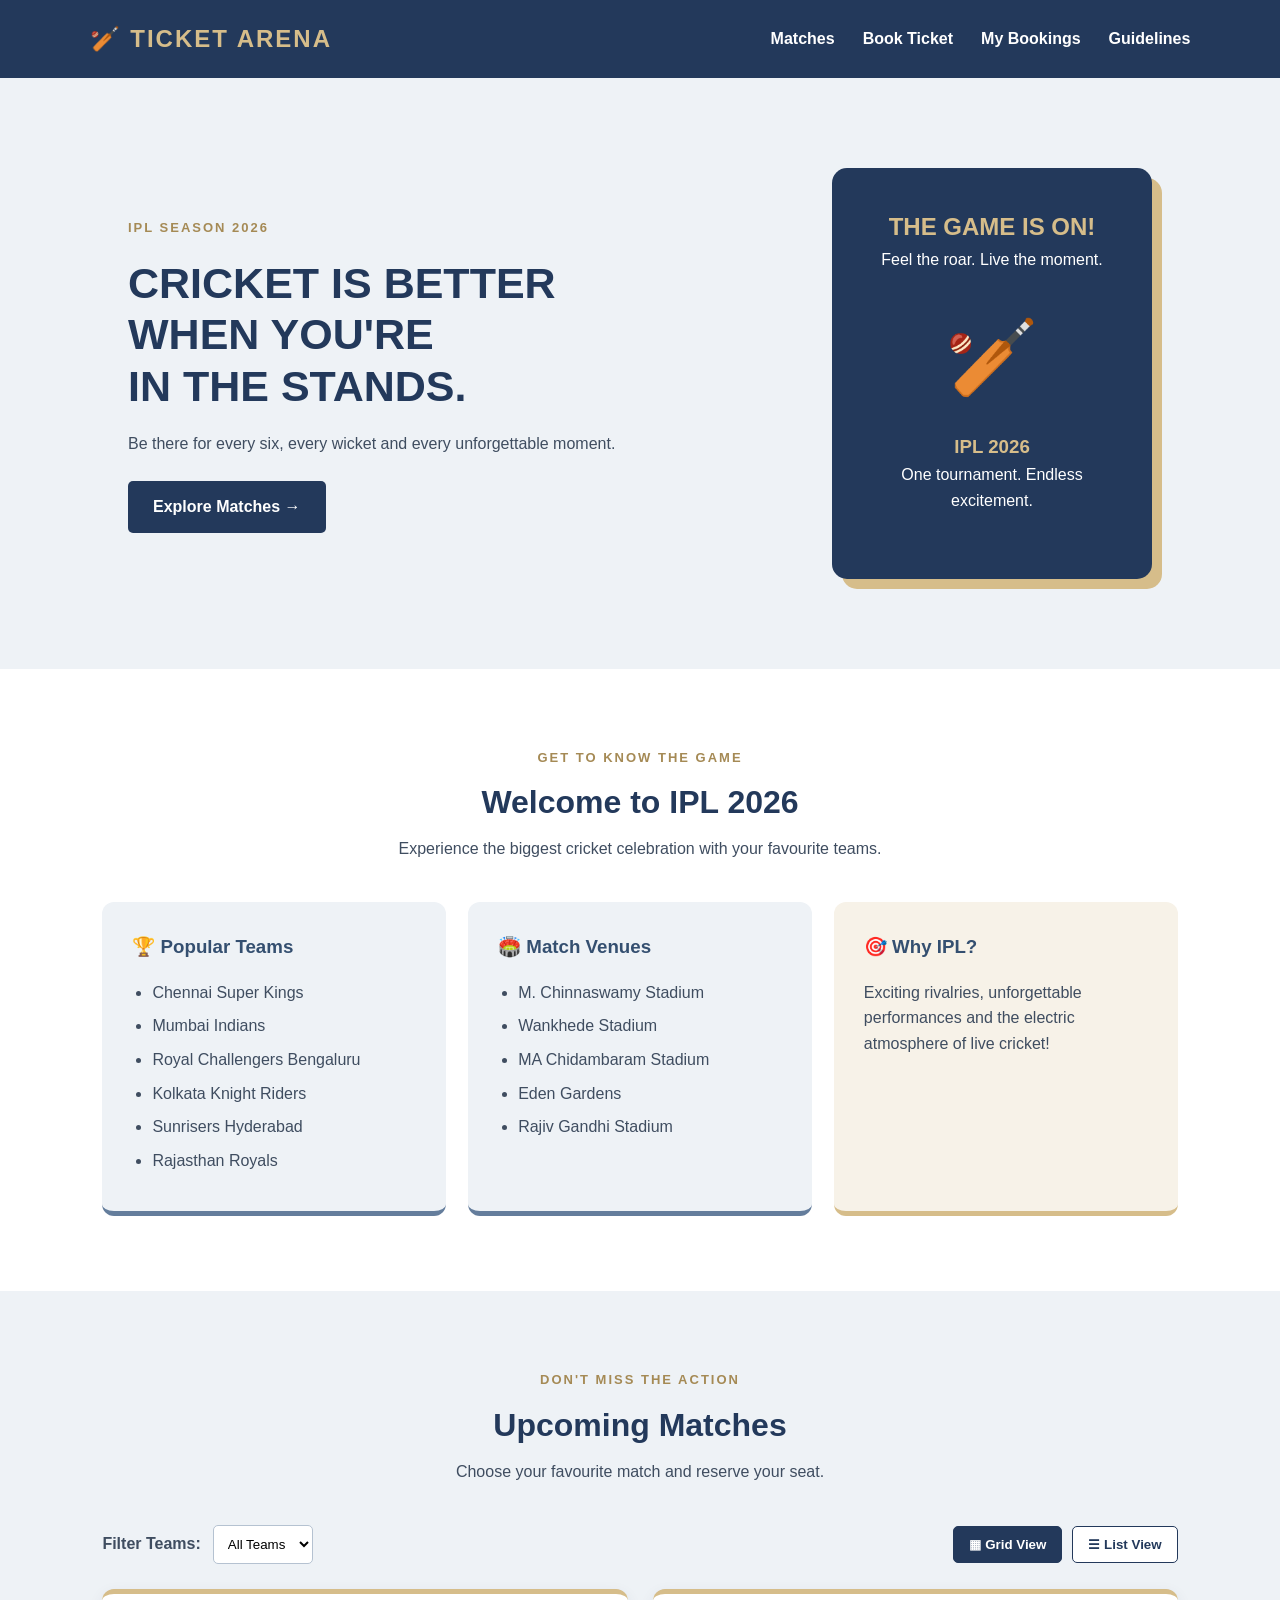
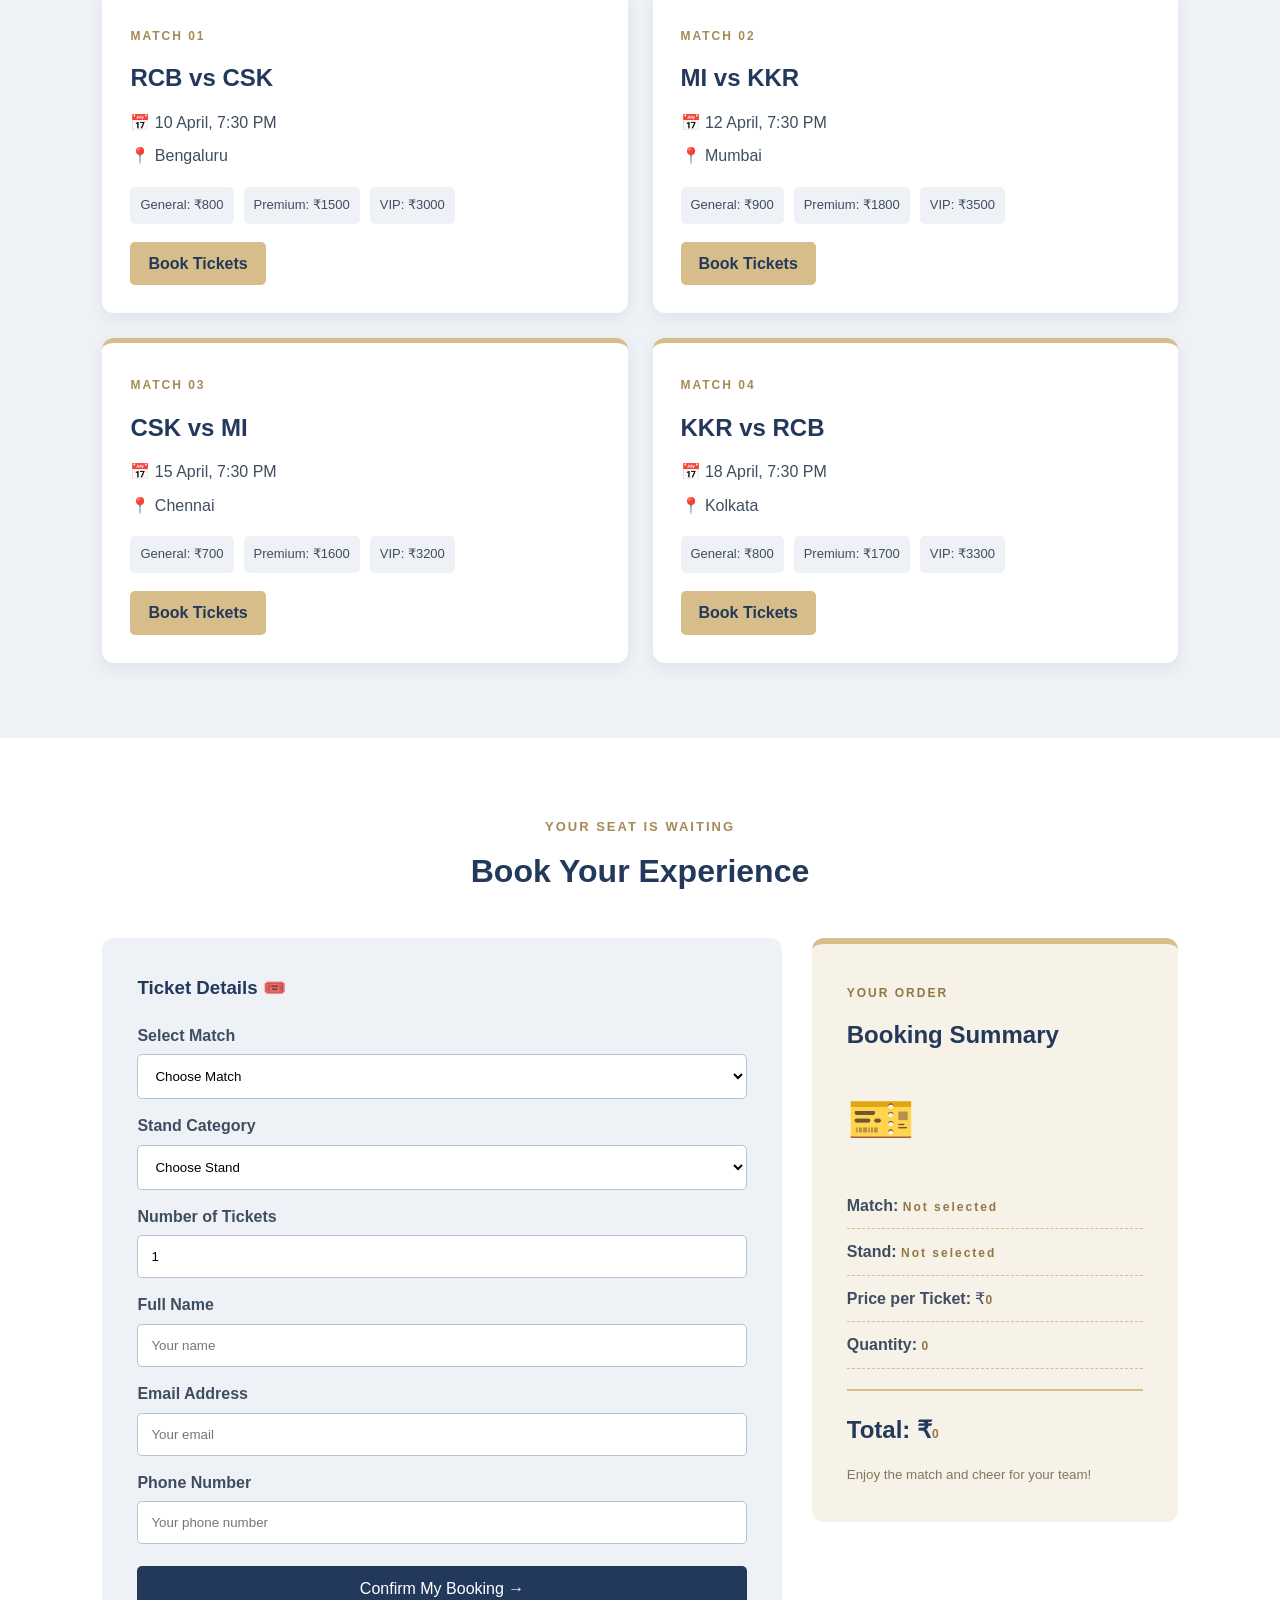
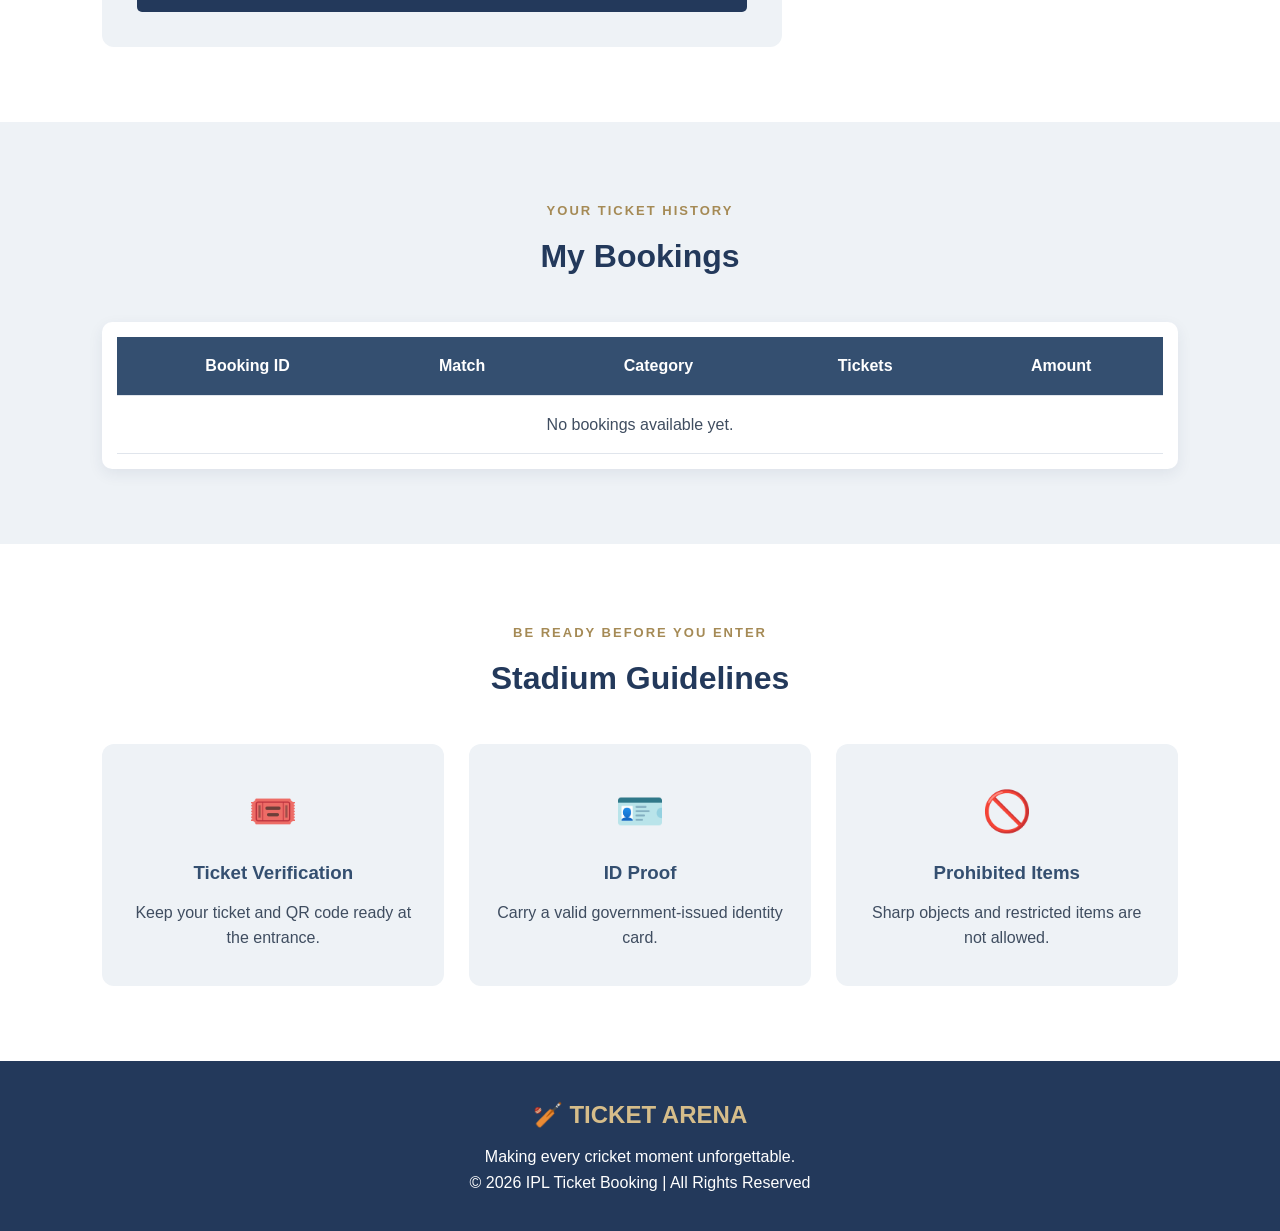
<file: index.html>
<!DOCTYPE html>
<html lang="en">
<head>
    <meta charset="UTF-8">
    <meta name="viewport" content="width=device-width, initial-scale=1.0">
    <title>IPL 2026 | Ticket Arena</title>
    <link rel="stylesheet" href="style.css">
    <script src="app.js" defer></script>
</head>
<body>

<!-- Navigation -->
<header>
    <nav class="navbar">
        <h2 class="logo">🏏 TICKET ARENA</h2>

        <button class="menu-toggle" id="menuToggle"
                aria-label="Toggle navigation" aria-expanded="false">
            ☰
        </button>

        <ul class="nav-links" id="navLinks">
            <li><a href="#matches">Matches</a></li>
            <li><a href="#booking">Book Ticket</a></li>
            <li><a href="#mybookings">My Bookings</a></li>
            <li><a href="#guidelines">Guidelines</a></li>
        </ul>
    </nav>
</header>

<!-- Hero Section -->
<section class="hero">
    <div class="hero-text">
        <span class="tag">IPL SEASON 2026</span>
        <h1>CRICKET IS BETTER <br> WHEN YOU'RE <br> IN THE STANDS.</h1>
        <p>Be there for every six, every wicket and every unforgettable moment.</p>
        <a href="#matches" class="main-btn">Explore Matches →</a>
    </div>

    <div class="hero-card">
        <h2>THE GAME IS ON!</h2>
        <p>Feel the roar. Live the moment.</p>
        <div class="cricket-icon">🏏</div>
        <h3>IPL 2026</h3>
        <p>One tournament. Endless excitement.</p>
    </div>
</section>

<!-- About Section -->
<section class="about">
    <div class="section-heading">
        <span>GET TO KNOW THE GAME</span>
        <h2>Welcome to IPL 2026</h2>
        <p>Experience the biggest cricket celebration with your favourite teams.</p>
    </div>

    <div class="info-grid">
        <div class="info-card">
            <h3>🏆 Popular Teams</h3>
            <ul>
                <li>Chennai Super Kings</li>
                <li>Mumbai Indians</li>
                <li>Royal Challengers Bengaluru</li>
                <li>Kolkata Knight Riders</li>
                <li>Sunrisers Hyderabad</li>
                <li>Rajasthan Royals</li>
            </ul>
        </div>

        <div class="info-card">
            <h3>🏟️ Match Venues</h3>
            <ul>
                <li>M. Chinnaswamy Stadium</li>
                <li>Wankhede Stadium</li>
                <li>MA Chidambaram Stadium</li>
                <li>Eden Gardens</li>
                <li>Rajiv Gandhi Stadium</li>
            </ul>
        </div>

        <div class="info-card highlight">
            <h3>🎯 Why IPL?</h3>
            <p>Exciting rivalries, unforgettable performances and the electric atmosphere of live cricket!</p>
        </div>
    </div>
</section>

<!-- Match Schedule -->
<section id="matches" class="matches">
    <div class="section-heading">
        <span>DON'T MISS THE ACTION</span>
        <h2>Upcoming Matches</h2>
        <p>Choose your favourite match and reserve your seat.</p>
    </div>

    <!-- Filter and View Controls -->
    <div class="match-controls">
        <div class="filter">
            <label for="teamFilter">Filter Teams:</label>
            <select id="teamFilter">
                <option value="all">All Teams</option>
                <option value="CSK">CSK</option>
                <option value="MI">MI</option>
                <option value="RCB">RCB</option>
                <option value="KKR">KKR</option>
            </select>
        </div>

        <div class="view-controls">
            <button type="button" id="gridView" class="view-btn active">
                ▦ Grid View
            </button>
            <button type="button" id="listView" class="view-btn">
                ☰ List View
            </button>
        </div>
    </div>

    <!-- Match Cards -->
    <div class="match-grid" id="matchContainer">

        <div class="match-card" data-teams="RCB CSK">
            <span class="match-number">MATCH 01</span>
            <h3>RCB vs CSK</h3>
            <p>📅 10 April, 7:30 PM</p>
            <p>📍 Bengaluru</p>
            <div class="price-details">
                <span>General: ₹800</span>
                <span>Premium: ₹1500</span>
                <span>VIP: ₹3000</span>
            </div>
            <a href="#booking" class="book-btn">Book Tickets</a>
        </div>

        <div class="match-card" data-teams="MI KKR">
            <span class="match-number">MATCH 02</span>
            <h3>MI vs KKR</h3>
            <p>📅 12 April, 7:30 PM</p>
            <p>📍 Mumbai</p>
            <div class="price-details">
                <span>General: ₹900</span>
                <span>Premium: ₹1800</span>
                <span>VIP: ₹3500</span>
            </div>
            <a href="#booking" class="book-btn">Book Tickets</a>
        </div>

        <div class="match-card" data-teams="CSK MI">
            <span class="match-number">MATCH 03</span>
            <h3>CSK vs MI</h3>
            <p>📅 15 April, 7:30 PM</p>
            <p>📍 Chennai</p>
            <div class="price-details">
                <span>General: ₹700</span>
                <span>Premium: ₹1600</span>
                <span>VIP: ₹3200</span>
            </div>
            <a href="#booking" class="book-btn">Book Tickets</a>
        </div>

        <div class="match-card" data-teams="KKR RCB">
            <span class="match-number">MATCH 04</span>
            <h3>KKR vs RCB</h3>
            <p>📅 18 April, 7:30 PM</p>
            <p>📍 Kolkata</p>
            <div class="price-details">
                <span>General: ₹800</span>
                <span>Premium: ₹1700</span>
                <span>VIP: ₹3300</span>
            </div>
            <a href="#booking" class="book-btn">Book Tickets</a>
        </div>

    </div>

    <p id="noMatches" class="no-matches" hidden>
        No matches found for this team.
    </p>
</section>

<!-- Booking Section -->
<section id="booking" class="booking">
    <div class="section-heading">
        <span>YOUR SEAT IS WAITING</span>
        <h2>Book Your Experience</h2>
    </div>

    <div class="booking-layout">

        <div class="form-box">
            <h3>Ticket Details 🎟️</h3>

            <form id="bookingForm">

                <label for="match">Select Match</label>
                <select id="match" name="match" required>
                    <option value="">Choose Match</option>
                    <option value="RCB vs CSK">RCB vs CSK</option>
                    <option value="MI vs KKR">MI vs KKR</option>
                    <option value="CSK vs MI">CSK vs MI</option>
                    <option value="KKR vs RCB">KKR vs RCB</option>
                </select>

                <label for="stand">Stand Category</label>
                <select id="stand" name="stand" required>
                    <option value="">Choose Stand</option>
                    <option value="General">General</option>
                    <option value="Premium">Premium</option>
                    <option value="VIP">VIP</option>
                </select>

                <label for="quantity">Number of Tickets</label>
                <input type="number" id="quantity" name="quantity"
                       min="1" max="10" value="1" required>

                <label for="name">Full Name</label>
                <input type="text" id="name" placeholder="Your name" required>

                <label for="email">Email Address</label>
                <input type="email" id="email" placeholder="Your email" required>

                <label for="phone">Phone Number</label>
                <input type="tel" id="phone" placeholder="Your phone number" required>

                <button type="submit">Confirm My Booking →</button>

            </form>
        </div>

        <!-- Activity 7: Live Booking Summary -->
        <div class="summary-box">
            <span>YOUR ORDER</span>
            <h2>Booking Summary</h2>

            <div class="summary-icon">🎫</div>

            <p><b>Match:</b> <span id="summaryMatch">Not selected</span></p>
            <p><b>Stand:</b> <span id="summaryStand">Not selected</span></p>
            <p><b>Price per Ticket:</b> ₹<span id="ticketPrice">0</span></p>
            <p><b>Quantity:</b> <span id="summaryQuantity">0</span></p>

            <hr>

            <h2>Total: ₹<span id="totalPrice">0</span></h2>
            <small>Enjoy the match and cheer for your team!</small>
        </div>

    </div>
</section>

<!-- My Bookings -->
<section id="mybookings" class="mybookings">
    <div class="section-heading">
        <span>YOUR TICKET HISTORY</span>
        <h2>My Bookings</h2>
    </div>

    <div class="table-box">
        <table>
            <tr>
                <th>Booking ID</th>
                <th>Match</th>
                <th>Category</th>
                <th>Tickets</th>
                <th>Amount</th>
            </tr>
            <tr>
                <td colspan="5">No bookings available yet.</td>
            </tr>
        </table>
    </div>
</section>

<!-- Guidelines -->
<section id="guidelines" class="guidelines">
    <div class="section-heading">
        <span>BE READY BEFORE YOU ENTER</span>
        <h2>Stadium Guidelines</h2>
    </div>

    <div class="guideline-grid">
        <div class="guide-card">
            <div class="guide-icon">🎟️</div>
            <h3>Ticket Verification</h3>
            <p>Keep your ticket and QR code ready at the entrance.</p>
        </div>

        <div class="guide-card">
            <div class="guide-icon">🪪</div>
            <h3>ID Proof</h3>
            <p>Carry a valid government-issued identity card.</p>
        </div>

        <div class="guide-card">
            <div class="guide-icon">🚫</div>
            <h3>Prohibited Items</h3>
            <p>Sharp objects and restricted items are not allowed.</p>
        </div>
    </div>
</section>

<!-- Footer -->
<footer>
    <h2>🏏 TICKET ARENA</h2>
    <p>Making every cricket moment unforgettable.</p>
    <p>© 2026 IPL Ticket Booking | All Rights Reserved</p>
</footer>

<!-- Toast Notification -->
<div id="toast"></div>

</body>
</html>
</file>
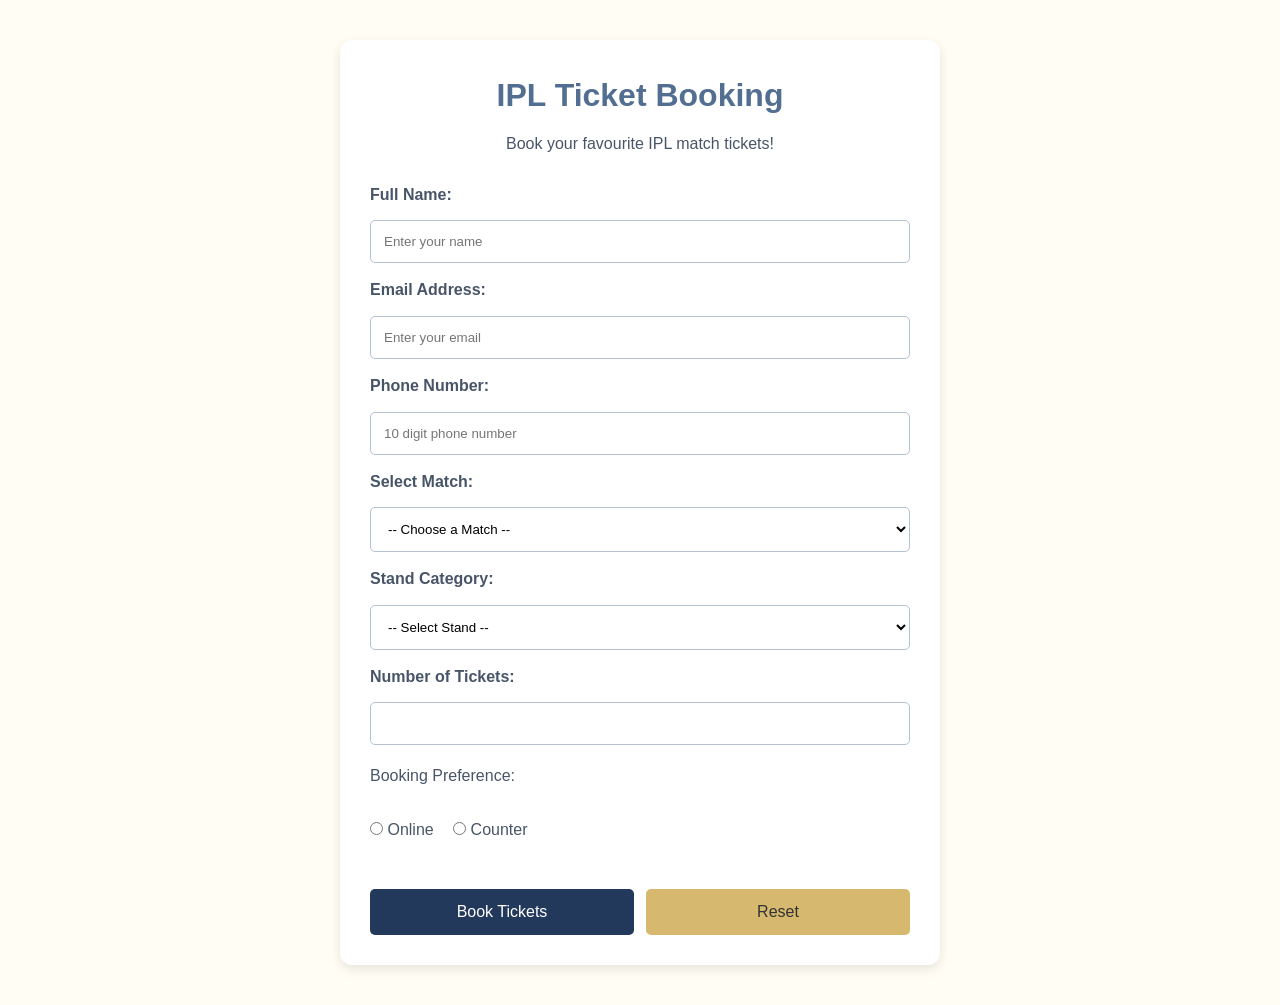
<file: booking.html>
<!DOCTYPE html>
<html lang="en">
<head>
    <meta charset="UTF-8">
    <meta name="viewport" content="width=device-width, initial-scale=1.0">
    <title>IPL Ticket Booking</title>
    <link rel="stylesheet" href="style.css">

    <style>
        body {
            font-family: Arial, sans-serif;
            background: #fffdf4;
            color: #485568;
        }

        .booking-container {
            width: 90%;
            max-width: 600px;
            margin: 40px auto;
            padding: 30px;
            background: white;
            border-radius: 12px;
            box-shadow: 0 4px 12px rgba(0,0,0,0.1);
        }

        h1 {
            text-align: center;
            color: #526f91;
            margin-bottom: 10px;
        }

        .booking-container p {
            text-align: center;
            margin-bottom: 25px;
        }

        label {
            display: block;
            margin-top: 15px;
            font-weight: bold;
        }

        input, select {
            width: 100%;
            padding: 11px;
            margin-top: 7px;
            border: 1px solid #ccc;
            border-radius: 6px;
            box-sizing: border-box;
        }

        .preference {
            margin-top: 18px;
        }

        .preference label {
            display: inline;
            font-weight: normal;
            margin-right: 15px;
        }

        .buttons {
            display: flex;
            gap: 12px;
            margin-top: 25px;
        }

        button {
            flex: 1;
            padding: 12px;
            border: none;
            border-radius: 6px;
            cursor: pointer;
            background: #526f91;
            color: white;
            font-size: 16px;
        }

        button[type="reset"] {
            background: #d6b96e;
            color: #333;
        }

        button:hover {
            opacity: 0.85;
        }
    </style>
</head>

<body>

    <div class="booking-container">

        <h1>IPL Ticket Booking</h1>
        <p>Book your favourite IPL match tickets!</p>

        <form action="#" method="get">

            <label for="name">Full Name:</label>
            <input type="text" id="name" name="name"
                   placeholder="Enter your name"
                   required minlength="3" maxlength="30">

            <label for="email">Email Address:</label>
            <input type="email" id="email" name="email"
                   placeholder="Enter your email"
                   required>

            <label for="phone">Phone Number:</label>
            <input type="tel" id="phone" name="phone"
                   placeholder="10 digit phone number"
                   pattern="[0-9]{10}"
                   minlength="10" maxlength="10"
                   title="Enter exactly 10 digits"
                   required>

            <label for="match">Select Match:</label>
            <select id="match" name="match" required>
                <option value="">-- Choose a Match --</option>
                <option value="RCB vs CSK">RCB vs CSK</option>
                <option value="MI vs KKR">MI vs KKR</option>
                <option value="CSK vs MI">CSK vs MI</option>
                <option value="RCB vs MI">RCB vs MI</option>
            </select>

            <label for="stand">Stand Category:</label>
            <select id="stand" name="stand" required>
                <option value="">-- Select Stand --</option>
                <option value="General">General</option>
                <option value="Premium">Premium</option>
                <option value="VIP">VIP</option>
            </select>

            <label for="tickets">Number of Tickets:</label>
            <input type="number" id="tickets" name="tickets"
                   min="1" max="10" required>

            <div class="preference">
                <label>Booking Preference:</label><br><br>

                <input type="radio" id="online" name="preference"
                       value="Online" required style="width:auto;">
                <label for="online">Online</label>

                <input type="radio" id="counter" name="preference"
                       value="Counter" style="width:auto;">
                <label for="counter">Counter</label>
            </div>

            <div class="buttons">
                <button type="submit">Book Tickets</button>
                <button type="reset">Reset</button>
            </div>

        </form>
    </div>
</body>
</html>
</file>
<file: style.css>
/* RESET */
* {
    margin: 0;
    padding: 0;
    box-sizing: border-box;
}

html {
    scroll-behavior: smooth;
}

body {
    font-family: Arial, sans-serif;
    background: #ffffff;
    color: #3f4d60;
    line-height: 1.6;
}

/* NAVIGATION - FLEXBOX */

header {
    background: #23395b;
    padding: 20px 7%;
}

.navbar {
    display: flex;
    justify-content: space-between;
    align-items: center;
    position: relative;
}

nav h2 {
    color: #d6bd8a;
    letter-spacing: 2px;
}

.nav-links {
    display: flex;
    align-items: center;
    gap: 28px;
    list-style: none;
}

.nav-links a {
    color: white;
    text-decoration: none;
    font-weight: bold;
}

.nav-links a:hover {
    color: #d6bd8a;
}

/* HAMBURGER MENU */

.menu-toggle {
    display: none;
    background: #d6bd8a;
    color: #23395b;
    border: none;
    padding: 8px 12px;
    font-size: 23px;
    border-radius: 5px;
    cursor: pointer;
}

/* HERO */

.hero {
    display: flex;
    align-items: center;
    justify-content: space-between;
    padding: 90px 10%;
    gap: 40px;
    background: #eef2f6;
}

.hero-text {
    max-width: 550px;
}

.tag, .section-heading span {
    color: #a58a55;
    font-size: 13px;
    font-weight: bold;
    letter-spacing: 2px;
}

.hero h1 {
    font-size: 43px;
    line-height: 1.2;
    margin: 18px 0;
    color: #23395b;
}

.hero p {
    margin-bottom: 25px;
}

.main-btn {
    display: inline-block;
    background: #23395b;
    color: white;
    text-decoration: none;
    padding: 13px 25px;
    border-radius: 5px;
    font-weight: bold;
}

.hero-card {
    background: #23395b;
    color: white;
    padding: 40px;
    width: 320px;
    min-height: 300px;
    text-align: center;
    border-radius: 15px;
    box-shadow: 10px 10px 0 #d6bd8a;
}

.hero-card h2,
.hero-card h3 {
    color: #d6bd8a;
}

.cricket-icon {
    font-size: 75px;
    margin: 15px;
}

/* COMMON HEADINGS */

section {
    padding: 75px 8%;
}

.section-heading {
    text-align: center;
    margin-bottom: 40px;
}

.section-heading h2 {
    font-size: 32px;
    color: #23395b;
    margin: 8px 0;
}

/* ABOUT - CSS GRID */

.about {
    background: #ffffff;
}

.info-grid {
    display: grid;
    grid-template-columns: repeat(3, minmax(0, 1fr));
    gap: 22px;
}

.info-card {
    background: #eef2f6;
    padding: 30px;
    border-radius: 12px;
    border-bottom: 5px solid #647d9c;
}

.info-card h3 {
    color: #344f70;
    margin-bottom: 18px;
}

.info-card ul {
    padding-left: 20px;
}

.info-card li {
    margin: 8px 0;
}

.highlight {
    background: #f7f2e8;
    border-color: #d6bd8a;
}

/* MATCHES */

.matches {
    background: #eef2f6;
}

/* FILTER AND VIEW BUTTONS - FLEXBOX */

.match-controls {
    display: flex;
    justify-content: space-between;
    align-items: center;
    flex-wrap: wrap;
    gap: 15px;
    margin-bottom: 25px;
}

.filter {
    display: flex;
    align-items: center;
    gap: 12px;
}

.filter label {
    font-weight: bold;
}

.filter select {
    padding: 10px;
    border: 1px solid #b5c2d1;
    border-radius: 5px;
    background: white;
}

.view-controls {
    display: flex;
    gap: 10px;
}

.view-btn {
    padding: 10px 15px;
    border: 1px solid #23395b;
    background: white;
    color: #23395b;
    border-radius: 5px;
    cursor: pointer;
    font-weight: bold;
}

.view-btn.active,
.view-btn:hover {
    background: #23395b;
    color: white;
}

/* MATCH CARDS - CSS GRID */

.match-grid {
    display: grid;
    grid-template-columns: repeat(2, minmax(0, 1fr));
    gap: 25px;
}

.match-card {
    background: white;
    padding: 28px;
    border-radius: 12px;
    border-top: 5px solid #d6bd8a;
    box-shadow: 0 5px 15px rgba(35, 57, 91, 0.08);
    transition: 0.3s;
}

.match-card:hover {
    transform: translateY(-5px);
    box-shadow: 0 8px 20px rgba(35, 57, 91, 0.15);
}

.match-number {
    color: #a58a55;
    font-size: 12px;
    font-weight: bold;
    letter-spacing: 2px;
}

.match-card h3 {
    color: #23395b;
    font-size: 24px;
    margin: 12px 0;
}

.match-card p {
    margin: 8px 0;
}

.price-details {
    display: flex;
    flex-wrap: wrap;
    gap: 10px;
    margin: 18px 0;
}

.price-details span {
    background: #eef2f6;
    padding: 8px 10px;
    border-radius: 5px;
    font-size: 13px;
}

.book-btn {
    display: inline-block;
    background: #d6bd8a;
    color: #23395b;
    padding: 9px 18px;
    border-radius: 5px;
    text-decoration: none;
    font-weight: bold;
}

.book-btn:hover {
    background: #23395b;
    color: white;
}

/* LIST VIEW */

.match-grid.list-layout {
    grid-template-columns: 1fr;
}

.list-layout .match-card {
    display: flex;
    align-items: center;
    justify-content: space-between;
    flex-wrap: wrap;
    gap: 12px;
}

.list-layout .match-card h3 {
    margin: 0;
}

.list-layout .price-details {
    margin: 0;
}

.no-matches {
    text-align: center;
    padding: 25px;
    font-weight: bold;
    color: #23395b;
}

/* BOOKING */

.booking {
    background: #ffffff;
}

.booking-layout {
    display: grid;
    grid-template-columns: 1.3fr 0.7fr;
    gap: 30px;
    align-items: start;
}

.form-box {
    background: #eef2f6;
    padding: 35px;
    border-radius: 12px;
}

.form-box h3 {
    color: #23395b;
    margin-bottom: 20px;
}

form label {
    display: block;
    margin: 14px 0 6px;
    font-weight: bold;
}

form input,
form select {
    width: 100%;
    padding: 13px;
    border: 1px solid #b5c2d1;
    border-radius: 5px;
    background: white;
}

form button {
    width: 100%;
    padding: 14px;
    margin-top: 22px;
    background: #23395b;
    color: white;
    border: none;
    border-radius: 5px;
    font-size: 16px;
    cursor: pointer;
}

form button:hover {
    background: #d6bd8a;
    color: #23395b;
}

/* SUMMARY */

.summary-box {
    background: #f7f2e8;
    padding: 35px;
    border-radius: 12px;
    border-top: 6px solid #d6bd8a;
}

.summary-box span {
    color: #927746;
    letter-spacing: 2px;
    font-size: 12px;
    font-weight: bold;
}

.summary-box h2 {
    color: #23395b;
    margin: 12px 0;
}

.summary-icon {
    font-size: 55px;
    margin: 20px 0;
}

.summary-box p {
    padding: 10px 0;
    border-bottom: 1px dashed #d6bd8a;
}

.summary-box hr {
    margin: 20px 0;
    border: 1px solid #d6bd8a;
}

.summary-box small {
    color: #81765e;
}

/* MY BOOKINGS */

.mybookings {
    background: #eef2f6;
}

.table-box {
    overflow-x: auto;
    background: white;
    border-radius: 10px;
    padding: 15px;
    box-shadow: 0 5px 15px rgba(35, 57, 91, 0.08);
}

table {
    width: 100%;
    border-collapse: collapse;
    min-width: 650px;
}

th {
    background: #344f70;
    color: white;
}

th, td {
    padding: 16px 12px;
    text-align: center;
    border-bottom: 1px solid #e0e5ec;
}

tr:hover {
    background: #f7f2e8;
}

/* GUIDELINES - THREE COLUMN CSS GRID */

.guidelines {
    background: #ffffff;
}

.guideline-grid {
    display: grid;
    grid-template-columns: repeat(3, minmax(0, 1fr));
    gap: 25px;
}

.guide-card {
    background: #eef2f6;
    padding: 35px 25px;
    text-align: center;
    border-radius: 12px;
    transition: 0.3s;
}

.guide-card:hover {
    transform: translateY(-7px);
    background: #f7f2e8;
}

.guide-icon {
    font-size: 40px;
    margin-bottom: 15px;
}

.guide-card h3 {
    color: #344f70;
    margin-bottom: 12px;
}

/* FOOTER */

footer {
    background: #23395b;
    color: white;
    text-align: center;
    padding: 35px;
}

footer h2 {
    color: #d6bd8a;
    margin-bottom: 10px;
}

/* TABLET RESPONSIVE LAYOUT */

@media (max-width: 850px) {

    .hero {
        flex-direction: column;
        text-align: center;
    }

    .info-grid {
        grid-template-columns: repeat(2, minmax(0, 1fr));
    }

    .match-grid {
        grid-template-columns: 1fr;
    }

    .booking-layout {
        grid-template-columns: 1fr;
    }

    .guideline-grid {
        grid-template-columns: repeat(2, minmax(0, 1fr));
    }

}

/* MOBILE RESPONSIVE LAYOUT */

@media (max-width: 600px) {

    header {
        padding: 15px 5%;
    }

    .navbar {
        flex-wrap: wrap;
    }

    .logo {
        font-size: 19px;
    }

    /* Show hamburger button */

    .menu-toggle {
        display: block;
    }

    /* Hide navigation until clicked */

    .nav-links {
        display: none;
        width: 100%;
        flex-direction: column;
        align-items: flex-start;
        gap: 15px;
        padding-top: 20px;
    }

    .nav-links.active {
        display: flex;
    }

    .hero {
        padding: 55px 6%;
    }

    .hero h1 {
        font-size: 30px;
    }

    .hero-card {
        width: 100%;
    }

    section {
        padding: 45px 5%;
    }

    .section-heading h2 {
        font-size: 26px;
    }

    .info-grid {
        grid-template-columns: 1fr;
    }

    .match-controls {
        flex-direction: column;
        align-items: stretch;
    }

    .filter {
        justify-content: space-between;
    }

    .filter select {
        flex: 1;
    }

    .view-controls {
        width: 100%;
    }

    .view-btn {
        flex: 1;
        font-size: 13px;
    }

    .match-grid {
        grid-template-columns: 1fr;
    }

    .match-card {
        padding: 22px;
    }

    .list-layout .match-card {
        flex-direction: column;
        align-items: flex-start;
    }

    .price-details {
        flex-direction: column;
        align-items: flex-start;
    }

    .booking-layout {
        grid-template-columns: 1fr;
    }

    .form-box,
    .summary-box {
        padding: 22px;
    }

    .guideline-grid {
        grid-template-columns: 1fr;
    }

    footer {
        padding: 30px 15px;
    }

    #toast {
        left: 5%;
        right: 5%;
        bottom: 20px;
        min-width: auto;
    }

}

/* ACTIVITY 5 - TOAST NOTIFICATION */

#toast {
    visibility: hidden;
    min-width: 280px;
    background-color: #222;
    color: white;
    text-align: center;
    border-radius: 8px;
    padding: 16px;
    position: fixed;
    bottom: 30px;
    right: 30px;
    z-index: 9999;
    font-size: 15px;
}

#toast.show {
    visibility: visible;
    animation: fadeIn 0.4s;
}

@keyframes fadeIn {
    from {
        opacity: 0;
    }

    to {
        opacity: 1;
    }
}
</file>
